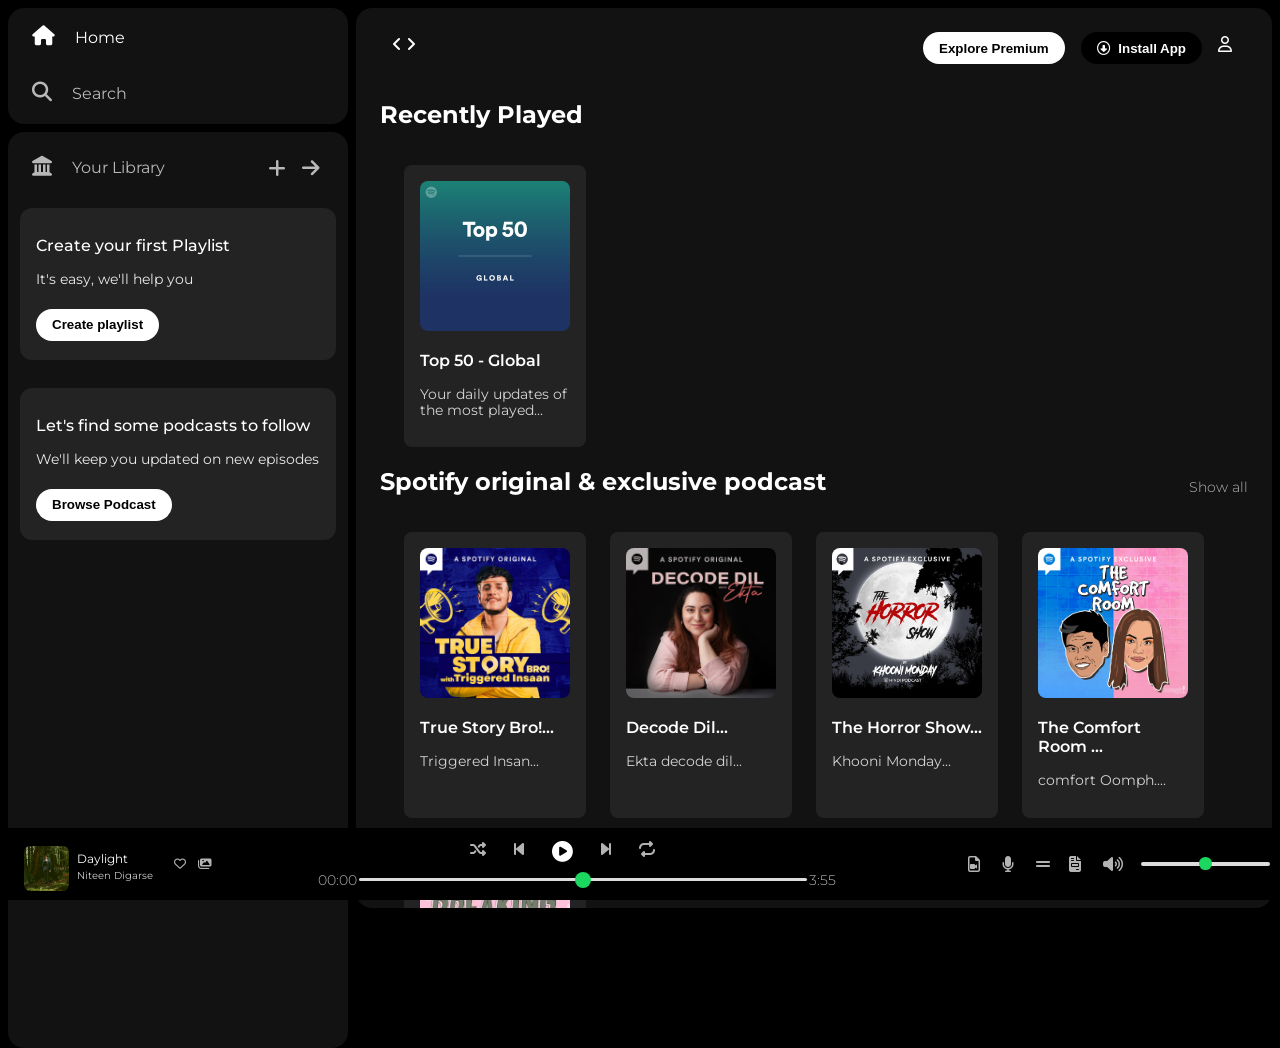
<file: index.html>
<!DOCTYPE html>
<html lang="en">

<head>
    <meta charset="UTF-8" />
    <meta name="viewport" content="width=device-width, initial-scale=1.0" />
    <link rel="stylesheet" href="https://cdnjs.cloudflare.com/ajax/libs/font-awesome/6.4.2/css/all.min.css"
        integrity="sha512-z3gLpd7yknf1YoNbCzqRKc4qyor8gaKU1qmn+CShxbuBusANI9QpRohGBreCFkKxLhei6S9CQXFEbbKuqLg0DA=="
        crossorigin="anonymous" referrerpolicy="no-referrer" />

    <link rel="icon" href="Assets/logo.png" />
    <title>Spotify - Web Player: Music for everyone</title>
    <link rel="stylesheet" href="style.css" />
    <link rel="preconnect" href="https://fonts.googleapis.com" />
    <link rel="preconnect" href="https://fonts.gstatic.com" crossorigin />
    <link
        href="https://fonts.googleapis.com/css2?family=Bevan:ital@1&family=Montserrat:wght@300;400;500;600;700&family=Noto+Serif+Balinese&family=Playfair+Display:ital@1&family=Poppins&display=swap"
        rel="stylesheet" />
</head>

<body>
    <div class="main">
        <!-- 1 -->
        <div class="sidebar">
            <div class="nav">
                <div class="nav-options" style="opacity: 1">
                    <i class="fa-solid fa-house"></i>
                    <a href="#">Home</a>
                </div>
                <div class="nav-options">
                    <i class="fa-solid fa-magnifying-glass"></i>
                    <a href="#">Search</a>
                </div>
            </div>
            <div class="library">
                <div class="options">
                    <div class="lib-options nav-options">
                        <i class="fa-solid fa-landmark"></i>
                        <a href="#">Your Library</a>
                    </div>
                    <div class="icons">
                        <i class="fa-solid fa-plus"></i>
                        <i class="fa-solid fa-arrow-right"></i>
                    </div>
                </div>
                <div class="lib-box">
                    <div class="box">
                        <p class="box-p1">Create your first Playlist</p>
                        <p class="box-p2">It's easy, we'll help you</p>
                        <button class="badge">Create playlist</button>
                    </div>
                    <div class="box">
                        <p class="box-p1">Let's find some podcasts to follow</p>
                        <p class="box-p2">We'll keep you updated on new episodes</p>
                        <button class="badge">Browse Podcast</button>
                    </div>
                </div>
            </div>
        </div>
        <!-- 2 -->
        <div class="main-content">
            <div class="sticky-nav">
                <div class="sticky-nav-icons">
                    <i class="fa-solid fa-angle-left"></i>
                    <i class="fa-solid fa-angle-right hide"></i>
                </div>
                <div class="sticky-nav-options">
                    <button class="badge nav-item hide">Explore Premium</button>
                    <button class="badge nav-item dark-badge">
                        <i class="fa-regular fa-circle-down" style="margin-right: 5px"></i>
                        Install App
                    </button>
                    <i class="fa-regular fa-user nav-item"></i>
                </div>
            </div>
            <h2>Recently Played</h2>
            <div class="cards-container">
                <div class="card">
                    <img src="Assets/top.jpg" class="card-img" />
                    <p class="card-title">Top 50 - Global</p>
                    <p class="card-info">Your daily updates of the most played...</p>
                </div>
            </div>
            <div class="all">
                <h2>Spotify original & exclusive podcast</h2>
                <span>Show all</span>
            </div>
            <div class="cards-container">
                <div class="card">
                    <img src="Assets/1.jpg" class="card-img" />
                    <p class="card-title">True Story Bro!...</p>
                    <p class="card-info">Triggered Insan...</p>
                </div>

                <div class="card">
                    <img src="Assets/2.jpg" class="card-img" />
                    <p class="card-title">Decode Dil...</p>
                    <p class="card-info">Ekta decode dil...</p>
                </div>

                <div class="card">
                    <img src="Assets/3.jpg" class="card-img" />
                    <p class="card-title">The Horror Show...</p>
                    <p class="card-info">Khooni Monday...</p>
                </div>

                <div class="card">
                    <img src="Assets/4.jpg" class="card-img" />
                    <p class="card-title">The Comfort Room ...</p>
                    <p class="card-info">comfort Oomph....</p>
                </div>

                <div class="card">
                    <img src="Assets/5.webp" class="card-img" />
                    <p class="card-title">Breaking Bread...</p>
                    <p class="card-info">breaking bread...</p>
                </div>
            </div>
            <div class="all">
                <h2>Featured Charts</h2>
                <span>Show all</span>
            </div>
            <div class="cards-container">
                <div class="card">
                    <img src="Assets/top.jpg" class="card-img" />
                    <p class="card-title">Top 50 - Global</p>
                    <p class="card-info">Your weekly updates of the most played...</p>
                </div>

                <div class="card">
                    <img src="Assets/top 2.jpg" class="card-img" />
                    <p class="card-title">Top Songs - India</p>
                    <p class="card-info">Your weekly updates of the most played...</p>
                </div>

                <div class="card">
                    <img src="Assets/top 3.jpg" class="card-img" />
                    <p class="card-title">Top songs - Glo...</p>
                    <p class="card-info">Your daily updates of the most played...</p>
                </div>

                <div class="card">
                    <img src="Assets/top 4.jpg" class="card-img" />
                    <p class="card-title">Top 50 - India</p>
                    <p class="card-info">Your daily updates of the most played...</p>
                </div>
            </div>
            <div class="foot-liner1">
                <div class="line"></div>
            </div>
            <!--  -->
            <div class="footer">
                <ul>
                    <a href="#" class="top">Company</a>
                    <a href="#" class="next">About</a>
                    <a href="#" class="next">Jobs</a>
                    <a href="#" class="next">For the Record</a>
                </ul>

                <ul>
                    <a href="#" class="top">Communities</a>
                    <a href="#" class="next">For Artist</a>
                    <a href="#" class="next">Developers</a>
                    <a href="#" class="next">Advertising</a>
                    <a href="#" class="next">Investors</a>
                    <a href="#" class="next">Vendors</a>
                </ul>

                <ul>
                    <a href="#" class="top">Useful Links</a>
                    <a href="#" class="next">Support</a>
                    <a href="#" class="next">Free Mobile APP</a>
                </ul>

                <ul>
                    <a href="#" class="top">Spotify Plans</a>
                    <a href="#" class="next">Premium Individual</a>
                    <a href="#" class="next">Premium Duo</a>
                    <a href="#" class="next">Premium Family</a>
                    <a href="#" class="next">Premium Student</a>
                    <a href="#" class="next">Free</a>
                </ul>
                <div class="foot-icon">
                    <ul>
                        <i class="fa-brands fa-instagram"></i>
                        <i class="fa-brands fa-twitter"></i>
                        <i class="fa-brands fa-facebook"></i>
                    </ul>
                </div>
            </div>
            <div class="foot-liner2">
                <div class="line">
                    <div class="end-line"> &#169; 2024 Spotify AB</div>
                </div>
            </div>

        </div>
        <div class="music-player">
            <div class="album">
                <img src="Assets/6.jpg" class="alb-img" />
                <div class="alb-text">
                    <p class="alb-title">Daylight</p>
                    <p class="alb-info">Niteen Digarse</p>
                </div>
                <div class="alb-icons">
                    <i class="fa-regular fa-heart"></i>
                    <i class="fa-solid fa-images"></i>
                </div>
            </div>
            <div class="player">
                <div class="players-control">
                    <i class="fa-solid fa-shuffle player-control-icons"></i>
                    <i class="fa-solid fa-backward-step player-control-icons"></i>
                    <i class="fa-solid fa-circle-play player-control-icons" style="opacity: 1; font-size: 1.3rem"></i>
                    <i class="fa-solid fa-forward-step player-control-icons"></i>
                    <i class="fa-solid fa-repeat player-control-icons"></i>
                </div>
                <div class="playback-bar">
                    <span class="current-time">00:00</span>
                    <input type="range" min="0" max="100" class="progress-bar" step="1" />
                    <span class="current-time">3:55</span>
                </div>
            </div>
            <div class="controls">
                <i class="fa-regular fa-file-video control-icons"></i>
                <i class="fa-solid fa-microphone control-icons"></i>
                <i class="fa-solid fa-grip-lines control-icons"></i>
                <i class="fa-solid fa-file-invoice control-icons"></i>
                <i class="fa-solid fa-volume-high control-icons"></i>
                <input type="range" min="0" max="100" class="vol-bar" />
            </div>
        </div>
    </div>
</body>

</html>
</file>
<file: style.css>
body {
    font-family: 'Montserrat', sans-serif;
    margin: 0;
    background-color: black;
    color: white;
    overflow: hidden;
}

.main {
    display: flex;
    height: 100vh;
    padding: 0.5rem;
}

.sidebar {
    background-color: black;
    width: 340px;
    border-radius: 1rem;
    margin-right: 0.5rem;
}

.main-content {
    background-color: #121212;
    flex: 1;
    border-radius: 1rem;
    overflow: auto;
    padding: 0 1.5rem 0 1.5rem;
}

.music-player {
    background-color: black;
    position: fixed;
    bottom: 0;
    width: 100%;
    height: 72px;
}

a {
    text-decoration: none;
    color: #fff;
}

.nav {
    background-color: #121212;
    border-radius: 1rem;
    display: flex;
    flex-direction: column;
    justify-content: center;
    height: 100px;
    padding: 0.5rem 0.75rem;
}

.nav-options {
    line-height: 2.5rem;
    opacity: 0.7;
    padding: 0.5rem 0.75rem;
}

.nav-options:hover {
    opacity: 1;
}

.nav-options i {
    font-size: 1.25rem;
}

.nav-options a {
    font-size: 1rem;
    margin-left: 1rem;
}

.library {
    background-color: #121212;
    border-radius: 1rem;
    height: 100%;
    margin-top: 0.5rem;
    padding: 0.5rem 0.75rem;
}

.options {
    display: flex;
    justify-content: space-between;
    align-items: center;
}

.icons {
    font-size: 1.25rem;
    display: flex;
}

.icons i {
    margin-right: 1rem;
    opacity: 0.7;
}

.icons i:hover {
    opacity: 1;
}

.box {
    background-color: #232323;
    border-radius: 0.75rem;
    height: 8rem;
    margin: 0.75rem 0 1.75rem 0;
    padding: 0.75rem 1rem;
}

.box-p1 {
    font-size: 1rem;
    font-weight: 500;
}

.box-p2 {
    font-size: 0.85rem;
    opacity: 0.9;
}
.box-p2:hover{
    font-weight: 500;
    opacity: 1;
    text-decoration: underline;
    cursor: pointer;
}

.badge {
    background-color: white;
    color: black;
    border: none;
    border-radius: 100px;
    padding: 0.25rem;
    font-weight: 700;
    margin-top: 0.5rem;
    height: 2rem;
    width: fit-content;
}

.sticky-nav {
    position: sticky;
    top: 0;
    background-color: #121212;
    display: flex;
    justify-content: space-between;
    align-items: center;
    padding: 1rem 0 1rem 0;
    z-index: 10;
}

.sticky-nav-icons {
    margin-left: 0.75rem;
}

.sticky-nav-options {
    display: flex;
    justify-content: center;
    align-items: center;
}

.nav-item {
    margin-right: 1rem;
}

@media (max-width: 1000px) {
    .hide {
        display: none;
    }
}

.badge {
    background-color: white;
    border: none;
    border-radius: 100px;
    padding: 0.25rem 1rem;
    font-weight: 700;
    margin-top: 0.5rem;
    height: 2rem;
    width: fit-content;
}

.dark-badge {
    background-color: black;
    color: white;
}

.card {
    background-color: #232323;
    width: 150px;
    border-radius: 0.5rem;
    padding: 1rem;
    margin-left: 1.5rem;
    margin-top: 1rem;
}

.cards-container {
    display: flex;
    flex-wrap: wrap;
}

.card-img {
    width: 100%;
    border-radius: 0.5rem;
}

.card-title {
    font-weight: 600;
}

.card-info {
    font-size: 0.85rem;
    opacity: 0.8;
}
.card-info:hover{
    font-weight: 500;
    opacity: 1;
    text-decoration: underline;
    cursor: pointer;
}

.all {
    display: flex;
    justify-content: space-between;
    align-items: center;
}

span {
    opacity: 0.7;
    font-size: 0.85rem;
    font-weight: 300;
}

span:hover {
    font-weight: 400;
    opacity: 1;
    text-decoration: underline;
    cursor: pointer;
}

.foot-liner1 {
    margin-top: 2rem;
    height: 50px;
    display: flex;
    align-items: center;
    justify-content: center;
}

.line {
    height: 50%;
    width: 90%;
    border-top: 1px solid white;
    opacity: 0.4;
}

.footer {
    height: 150px;
    display: flex;
    justify-content: space-evenly;
}

.top {
    margin-top: 20px;
    font-weight: 700;
    padding-bottom: 7px;
}

ul {
    margin-top: 25px;
}

ul a {
    display: block;
    font-size: 0.8rem;
    margin-top: 10px;
    font-weight: 500;
    text-decoration: none;
}

.next {
    opacity: 0.7;
}

ul a:hover {
    text-decoration-line: underline;
}

.foot-icon {
    display: flex;
    justify-content: space-evenly;
    align-items: center;
}

ul i {
    padding: 0.4rem;
    margin: 0.4rem;
    background-color: #232323;
    border-radius: 100%;
}

ul i:hover {
    cursor: pointer;
    font-size: 1.2rem;
}

.foot-liner2 {
    margin-top: 2rem;
    height: 250px;
    display: flex;
    align-items: center;
    justify-content: center;
}

.end-line {
    margin: 1rem;
    font-size: 0.75rem;
}

.music-player {
    display: flex;
    justify-content: space-between;
    align-items: center;
}

.albums {
    width: 25%
}

.player {
    width: 50%;
}

.controls {
    width: 25%;
}

.player-control-icons {
    height: 1rem;
    margin-right: 1.75rem;
    opacity: 0.7;
    padding-bottom: 5px;
}

.players-control {
    display: flex;
    justify-content: center;
    align-items: center;
}

.player-control-icons:hover {
    opacity: 1;
}

.playback-bar {
    display: flex;
    justify-content: center;
    align-items: center;
}

.progress-bar {
    width: 70%;
    appearance: none;
    background-color: transparent;
    cursor: pointer;
}

.progress-bar::-webkit-slider-runnable-track {
    background-color: #ddd;
    border-radius: 100px;
    height: 0.2rem;
    margin-top: 10px;
}

span {
    margin-top: 10px;
}

.progress-bar::-webkit-slider-thumb {
    appearance: none;
    background-color: #1bd760;
    height: 1rem;
    width: 1rem;
    border-radius: 50%;
    margin-top: -6px;
}

.controls {
    display: flex;
    margin: 1rem;
}

.vol-bar {
    appearance: none;
    background-color: transparent;
    cursor: pointer;
    padding-left: 1rem;
}

.vol-bar::-webkit-slider-thumb {
    appearance: none;
    background-color: #1bd760;
    height: 0.8rem;
    width: 0.8rem;
    border-radius: 50%;
    margin-top: -4.5px;
}

.vol-bar::-webkit-slider-runnable-track {
    background-color: #ddd;
    border-radius: 100px;
    height: 0.3rem;
    margin-bottom: 0.2 rem;
}

.control-icons {
    width: 8%;
    opacity: 0.7;
    padding-left: 1rem;
}

.control-icons:hover {
    opacity: 1;
    cursor: pointer;
}

.album {
    display: flex;
    margin-left: 1rem;
}

.alb-img {
    height: 45px;
    margin-top: 0.6rem;
    border-radius: 0.4rem;
}

.alb-text {
    margin-top: 0.5rem;
    margin-left: 0.5rem;
    line-height: 0.3rem;
}

.alb-title {
    font-weight: 400;
    font-size: 0.75rem;
}

.alb-info {
    font-size: 0.6rem;
    opacity: 0.8;
}

.alb-text:hover {
    text-decoration: underline;
    font-weight: 500;
}

.alb-icons {
    font-size: 0.75rem;
    margin-left: 1rem;
    margin-top: 1rem;
}

.alb-icons i {
    padding: 0.3rem;
    opacity: 0.7;
}

.alb-icons i:hover {
    opacity: 1;
}
</file>
<file: Spotify-Clone/style.css>
body {
    font-family: 'Montserrat', sans-serif;
    margin: 0;
    background-color: black;
    color: white;
    overflow: hidden;
}

.main {
    display: flex;
    height: 100vh;
    padding: 0.5rem;
}

.sidebar {
    background-color: black;
    width: 340px;
    border-radius: 1rem;
    margin-right: 0.5rem;
}

.main-content {
    background-color: #121212;
    flex: 1;
    border-radius: 1rem;
    overflow: auto;
    padding: 0 1.5rem 0 1.5rem;
}

.music-player {
    background-color: black;
    position: fixed;
    bottom: 0;
    width: 100%;
    height: 72px;
}

a {
    text-decoration: none;
    color: #fff;
}

.nav {
    background-color: #121212;
    border-radius: 1rem;
    display: flex;
    flex-direction: column;
    justify-content: center;
    height: 100px;
    padding: 0.5rem 0.75rem;
}

.nav-options {
    line-height: 2.5rem;
    opacity: 0.7;
    padding: 0.5rem 0.75rem;
}

.nav-options:hover {
    opacity: 1;
}

.nav-options i {
    font-size: 1.25rem;
}

.nav-options a {
    font-size: 1rem;
    margin-left: 1rem;
}

.library {
    background-color: #121212;
    border-radius: 1rem;
    height: 100%;
    margin-top: 0.5rem;
    padding: 0.5rem 0.75rem;
}

.options {
    display: flex;
    justify-content: space-between;
    align-items: center;
}

.icons {
    font-size: 1.25rem;
    display: flex;
}

.icons i {
    margin-right: 1rem;
    opacity: 0.7;
}

.icons i:hover {
    opacity: 1;
}

.box {
    background-color: #232323;
    border-radius: 0.75rem;
    height: 8rem;
    margin: 0.75rem 0 1.75rem 0;
    padding: 0.75rem 1rem;
}

.box-p1 {
    font-size: 1rem;
    font-weight: 500;
}

.box-p2 {
    font-size: 0.85rem;
    opacity: 0.9;
}
.box-p2:hover{
    font-weight: 500;
    opacity: 1;
    text-decoration: underline;
    cursor: pointer;
}

.badge {
    background-color: white;
    color: black;
    border: none;
    border-radius: 100px;
    padding: 0.25rem;
    font-weight: 700;
    margin-top: 0.5rem;
    height: 2rem;
    width: fit-content;
}

.sticky-nav {
    position: sticky;
    top: 0;
    background-color: #121212;
    display: flex;
    justify-content: space-between;
    align-items: center;
    padding: 1rem 0 1rem 0;
    z-index: 10;
}

.sticky-nav-icons {
    margin-left: 0.75rem;
}

.sticky-nav-options {
    display: flex;
    justify-content: center;
    align-items: center;
}

.nav-item {
    margin-right: 1rem;
}

@media (max-width: 1000px) {
    .hide {
        display: none;
    }
}

.badge {
    background-color: white;
    border: none;
    border-radius: 100px;
    padding: 0.25rem 1rem;
    font-weight: 700;
    margin-top: 0.5rem;
    height: 2rem;
    width: fit-content;
}

.dark-badge {
    background-color: black;
    color: white;
}

.card {
    background-color: #232323;
    width: 150px;
    border-radius: 0.5rem;
    padding: 1rem;
    margin-left: 1.5rem;
    margin-top: 1rem;
}

.cards-container {
    display: flex;
    flex-wrap: wrap;
}

.card-img {
    width: 100%;
    border-radius: 0.5rem;
}

.card-title {
    font-weight: 600;
}

.card-info {
    font-size: 0.85rem;
    opacity: 0.8;
}
.card-info:hover{
    font-weight: 500;
    opacity: 1;
    text-decoration: underline;
    cursor: pointer;
}

.all {
    display: flex;
    justify-content: space-between;
    align-items: center;
}

span {
    opacity: 0.7;
    font-size: 0.85rem;
    font-weight: 300;
}

span:hover {
    font-weight: 400;
    opacity: 1;
    text-decoration: underline;
    cursor: pointer;
}

.foot-liner1 {
    margin-top: 2rem;
    height: 50px;
    display: flex;
    align-items: center;
    justify-content: center;
}

.line {
    height: 50%;
    width: 90%;
    border-top: 1px solid white;
    opacity: 0.4;
}

.footer {
    height: 150px;
    display: flex;
    justify-content: space-evenly;
}

.top {
    margin-top: 20px;
    font-weight: 700;
    padding-bottom: 7px;
}

ul {
    margin-top: 25px;
}

ul a {
    display: block;
    font-size: 0.8rem;
    margin-top: 10px;
    font-weight: 500;
    text-decoration: none;
}

.next {
    opacity: 0.7;
}

ul a:hover {
    text-decoration-line: underline;
}

.foot-icon {
    display: flex;
    justify-content: space-evenly;
    align-items: center;
}

ul i {
    padding: 0.4rem;
    margin: 0.4rem;
    background-color: #232323;
    border-radius: 100%;
}

ul i:hover {
    cursor: pointer;
    font-size: 1.2rem;
}

.foot-liner2 {
    margin-top: 2rem;
    height: 250px;
    display: flex;
    align-items: center;
    justify-content: center;
}

.end-line {
    margin: 1rem;
    font-size: 0.75rem;
}

.music-player {
    display: flex;
    justify-content: space-between;
    align-items: center;
}

.albums {
    width: 25%
}

.player {
    width: 50%;
}

.controls {
    width: 25%;
}

.player-control-icons {
    height: 1rem;
    margin-right: 1.75rem;
    opacity: 0.7;
    padding-bottom: 5px;
}

.players-control {
    display: flex;
    justify-content: center;
    align-items: center;
}

.player-control-icons:hover {
    opacity: 1;
}

.playback-bar {
    display: flex;
    justify-content: center;
    align-items: center;
}

.progress-bar {
    width: 70%;
    appearance: none;
    background-color: transparent;
    cursor: pointer;
}

.progress-bar::-webkit-slider-runnable-track {
    background-color: #ddd;
    border-radius: 100px;
    height: 0.2rem;
    margin-top: 10px;
}

span {
    margin-top: 10px;
}

.progress-bar::-webkit-slider-thumb {
    appearance: none;
    background-color: #1bd760;
    height: 1rem;
    width: 1rem;
    border-radius: 50%;
    margin-top: -6px;
}

.controls {
    display: flex;
    margin: 1rem;
}

.vol-bar {
    appearance: none;
    background-color: transparent;
    cursor: pointer;
    padding-left: 1rem;
}

.vol-bar::-webkit-slider-thumb {
    appearance: none;
    background-color: #1bd760;
    height: 0.8rem;
    width: 0.8rem;
    border-radius: 50%;
    margin-top: -4.5px;
}

.vol-bar::-webkit-slider-runnable-track {
    background-color: #ddd;
    border-radius: 100px;
    height: 0.3rem;
    margin-bottom: 0.2 rem;
}

.control-icons {
    width: 8%;
    opacity: 0.7;
    padding-left: 1rem;
}

.control-icons:hover {
    opacity: 1;
    cursor: pointer;
}

.album {
    display: flex;
    margin-left: 1rem;
}

.alb-img {
    height: 45px;
    margin-top: 0.6rem;
    border-radius: 0.4rem;
}

.alb-text {
    margin-top: 0.5rem;
    margin-left: 0.5rem;
    line-height: 0.3rem;
}

.alb-title {
    font-weight: 400;
    font-size: 0.75rem;
}

.alb-info {
    font-size: 0.6rem;
    opacity: 0.8;
}

.alb-text:hover {
    text-decoration: underline;
    font-weight: 500;
}

.alb-icons {
    font-size: 0.75rem;
    margin-left: 1rem;
    margin-top: 1rem;
}

.alb-icons i {
    padding: 0.3rem;
    opacity: 0.7;
}

.alb-icons i:hover {
    opacity: 1;
}
</file>
